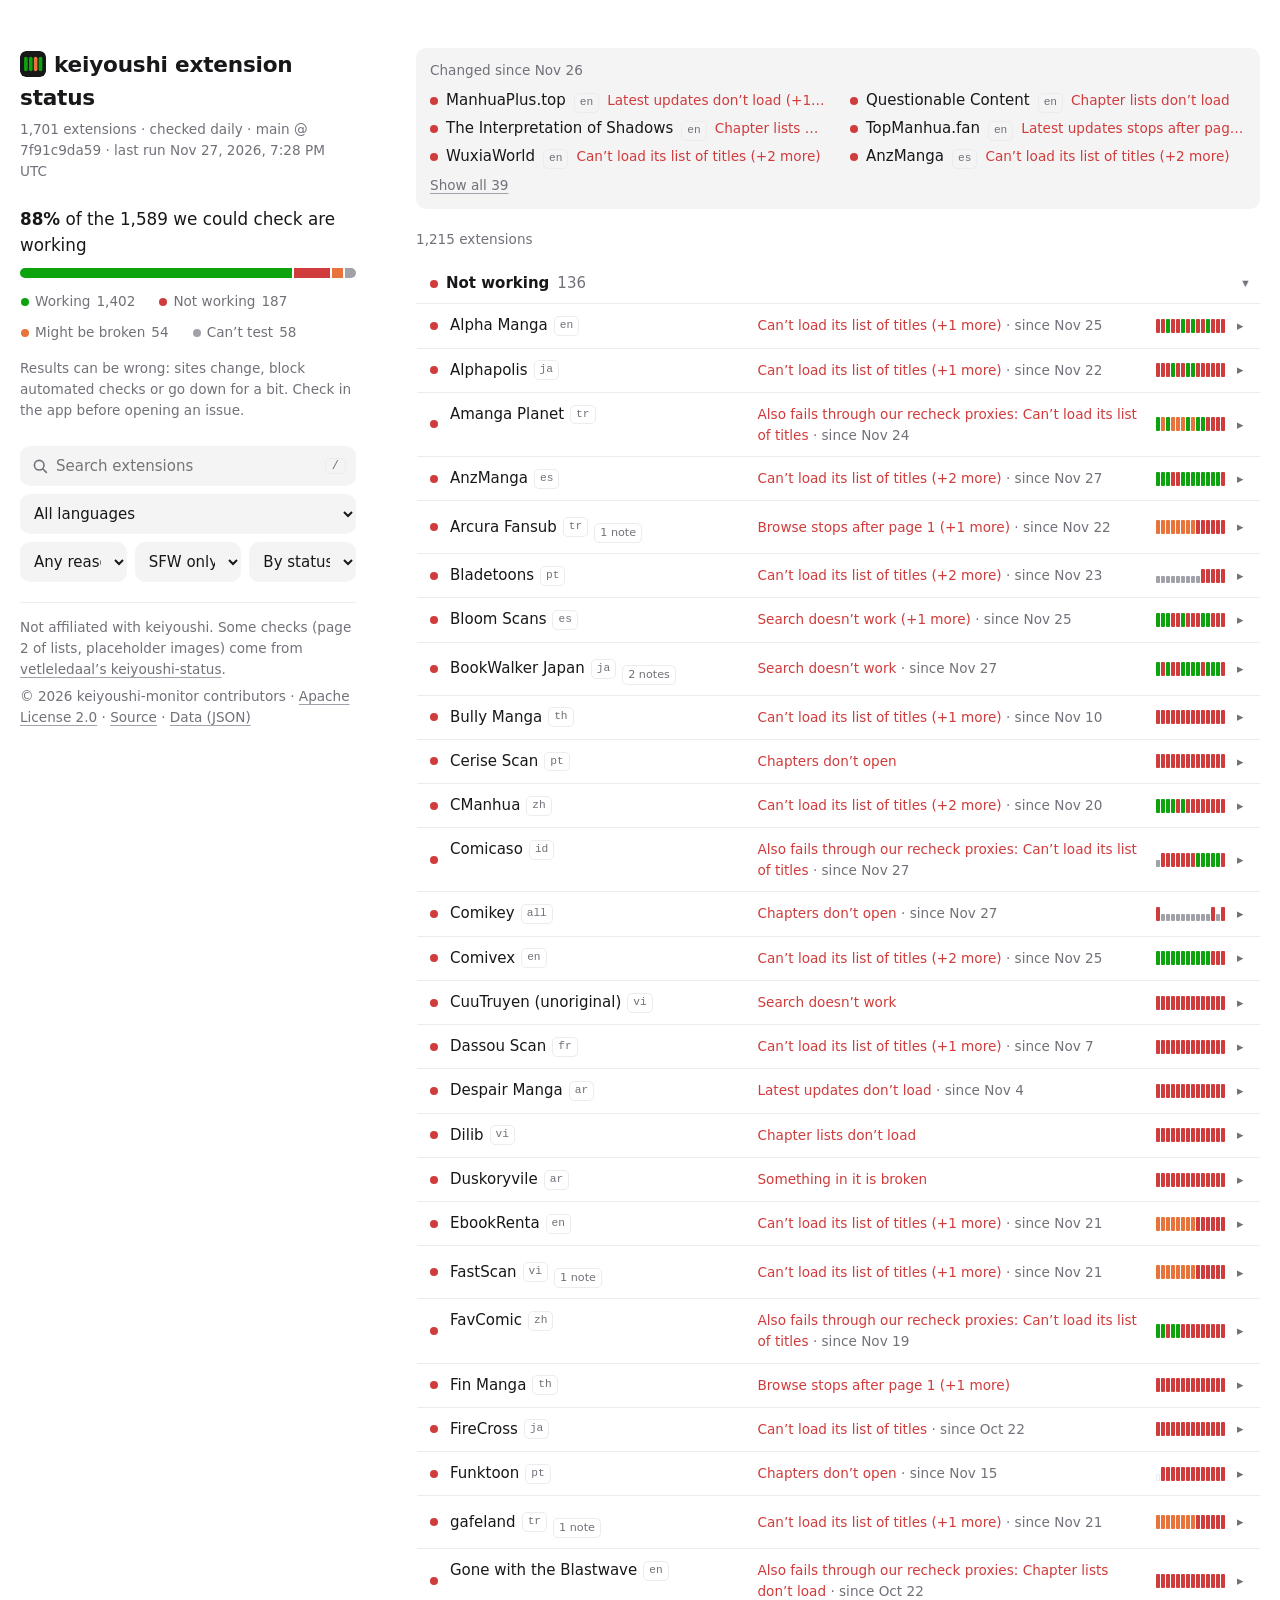
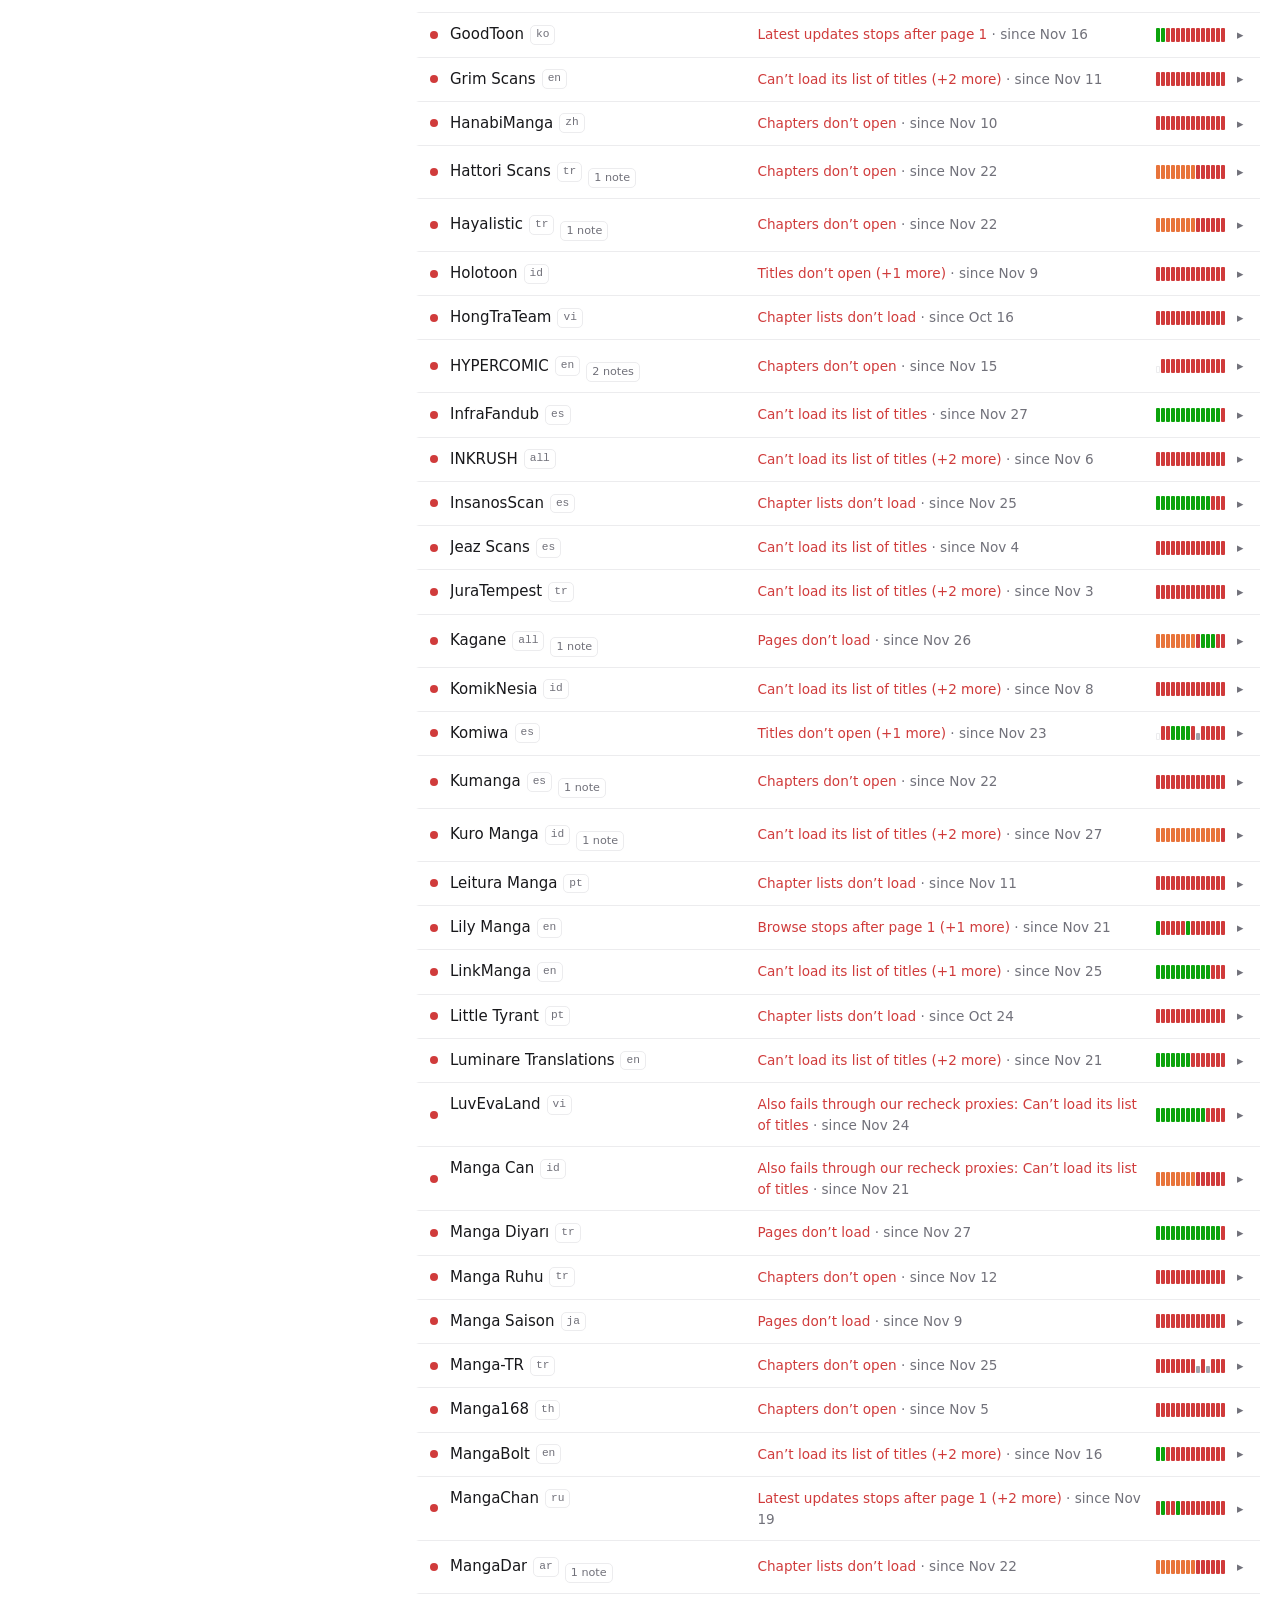
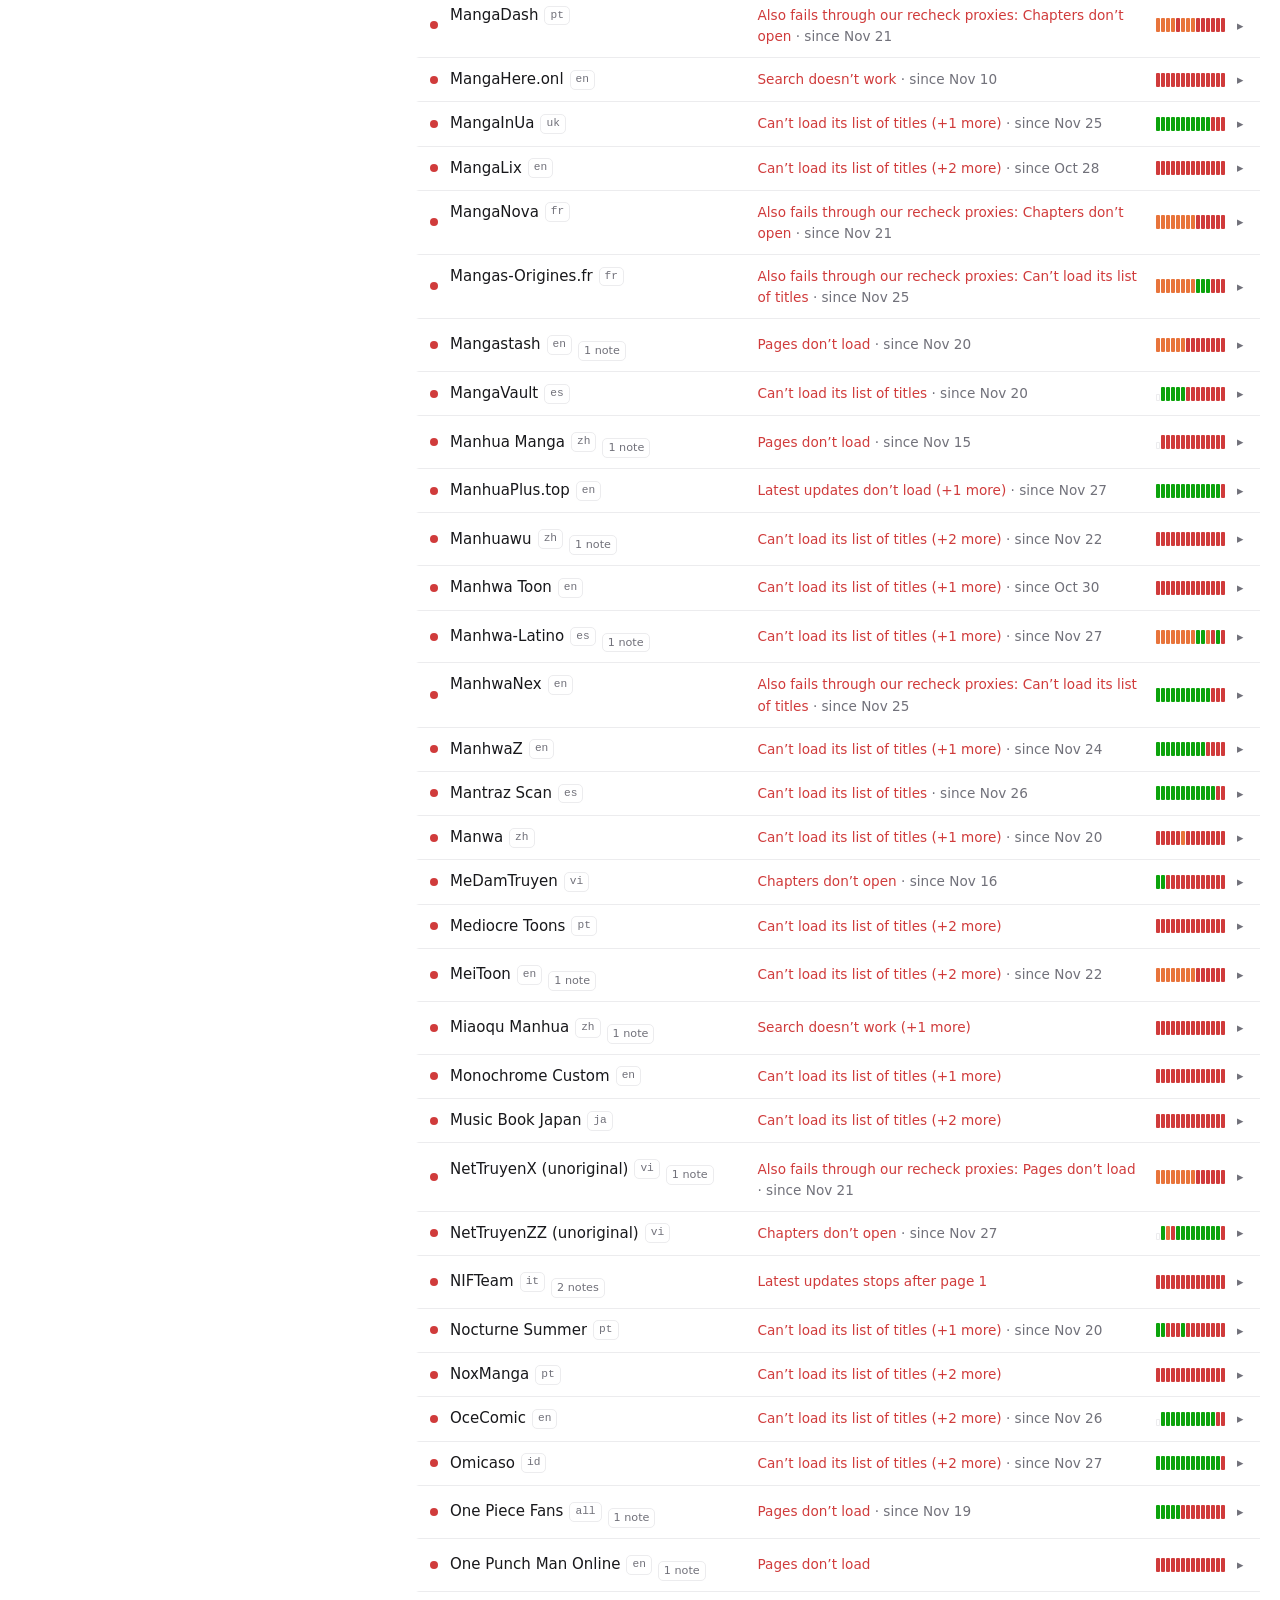
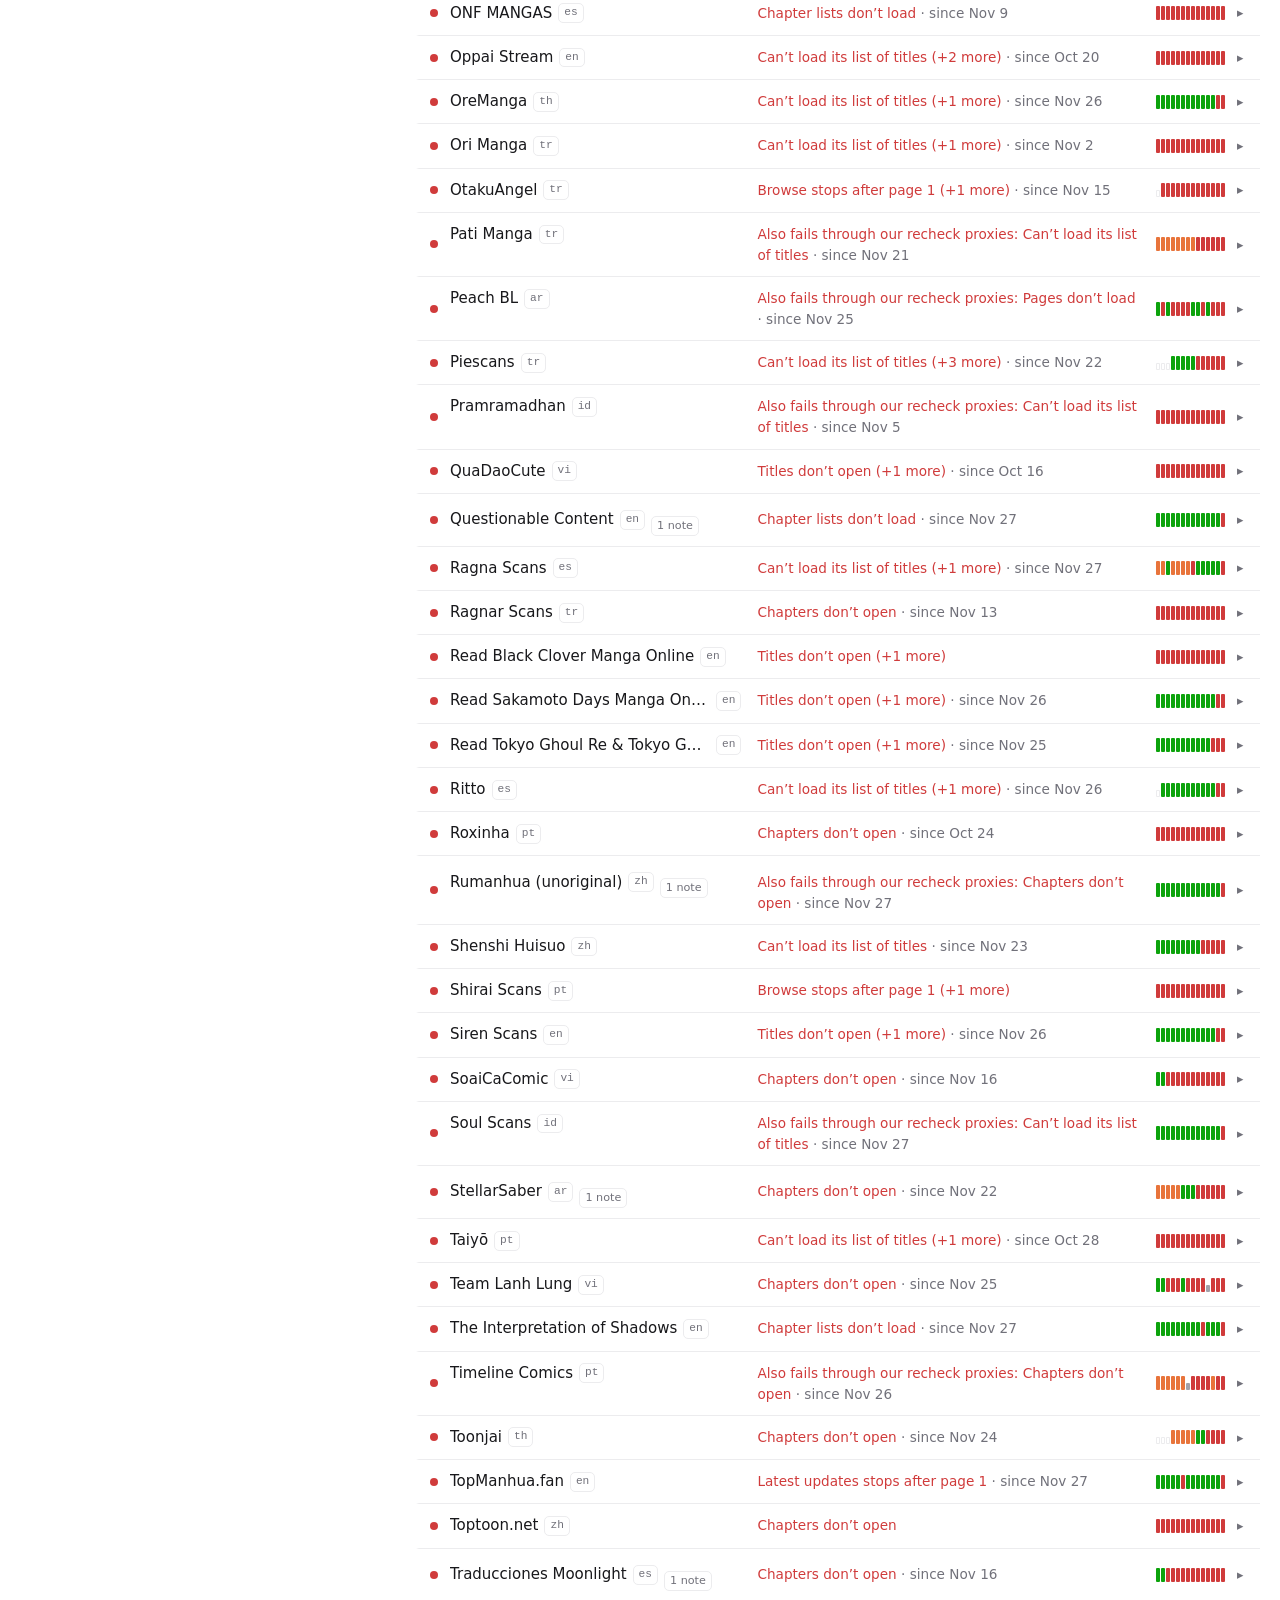
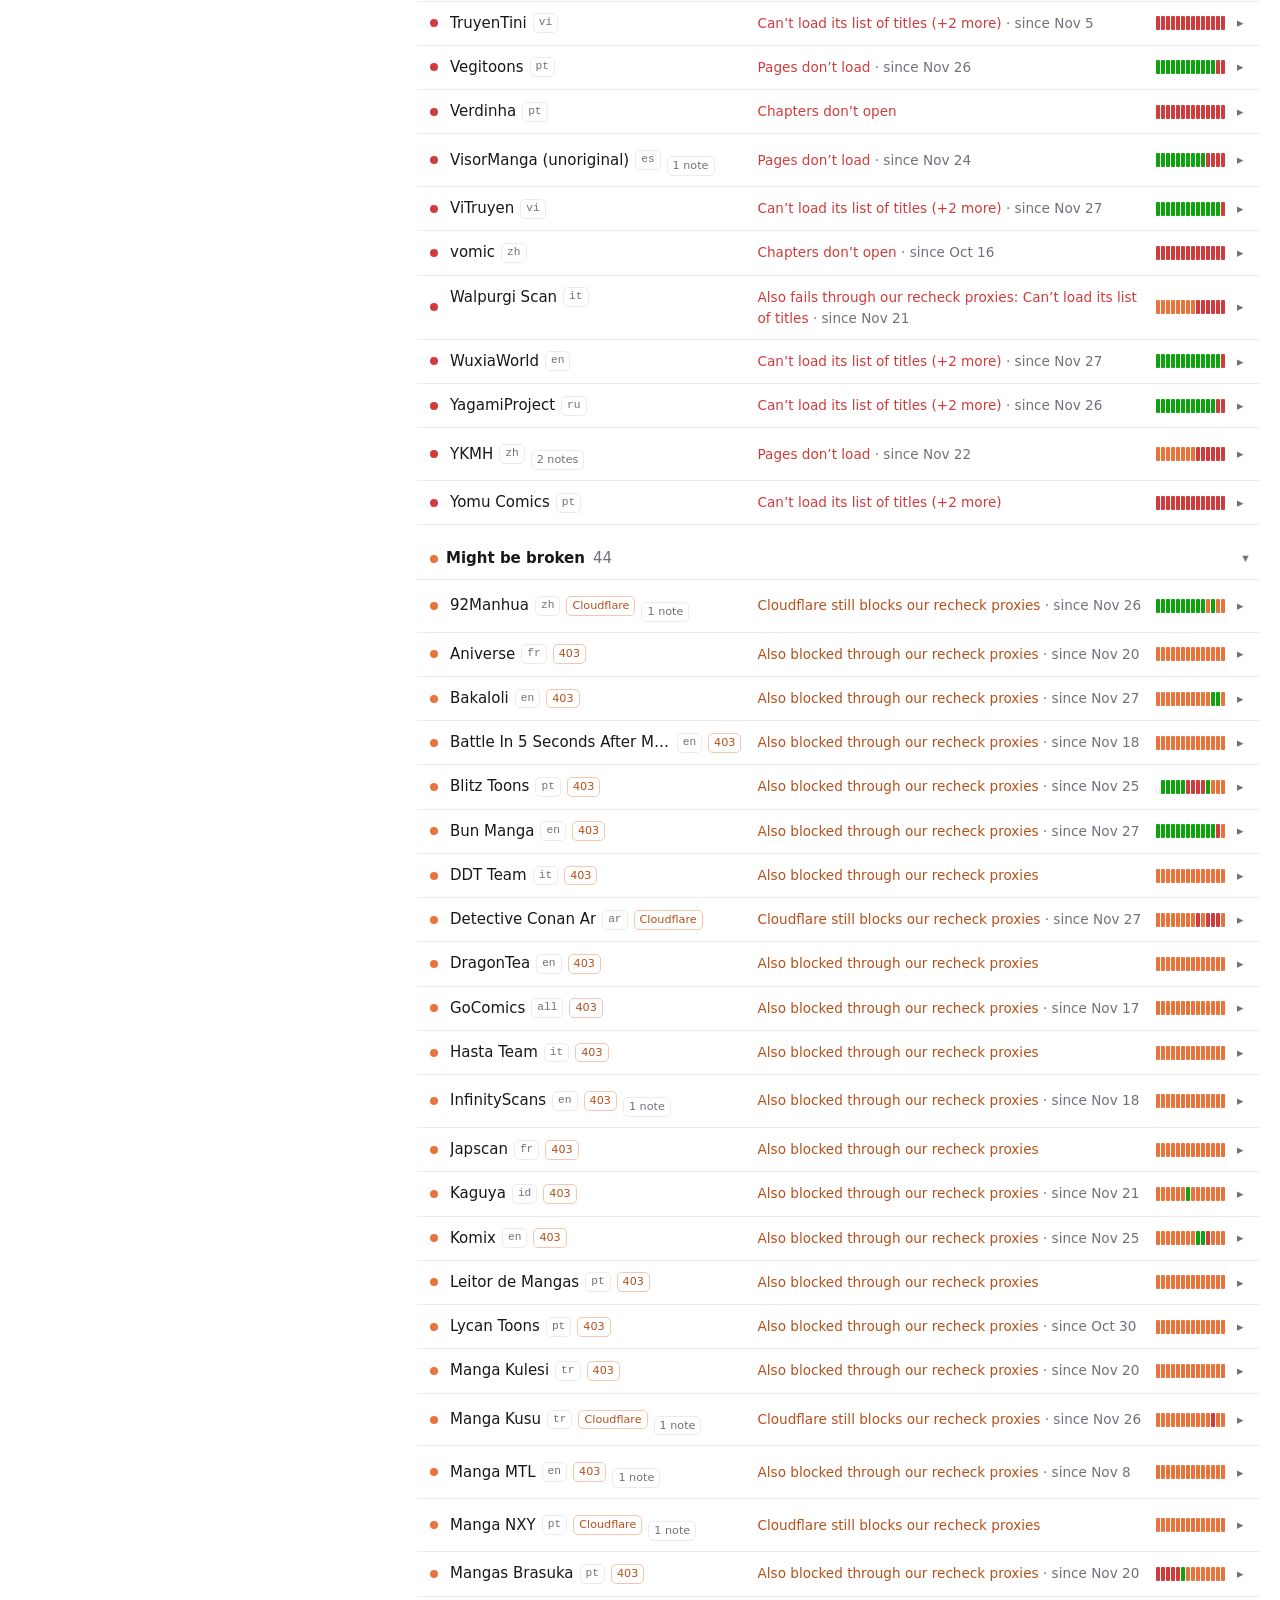
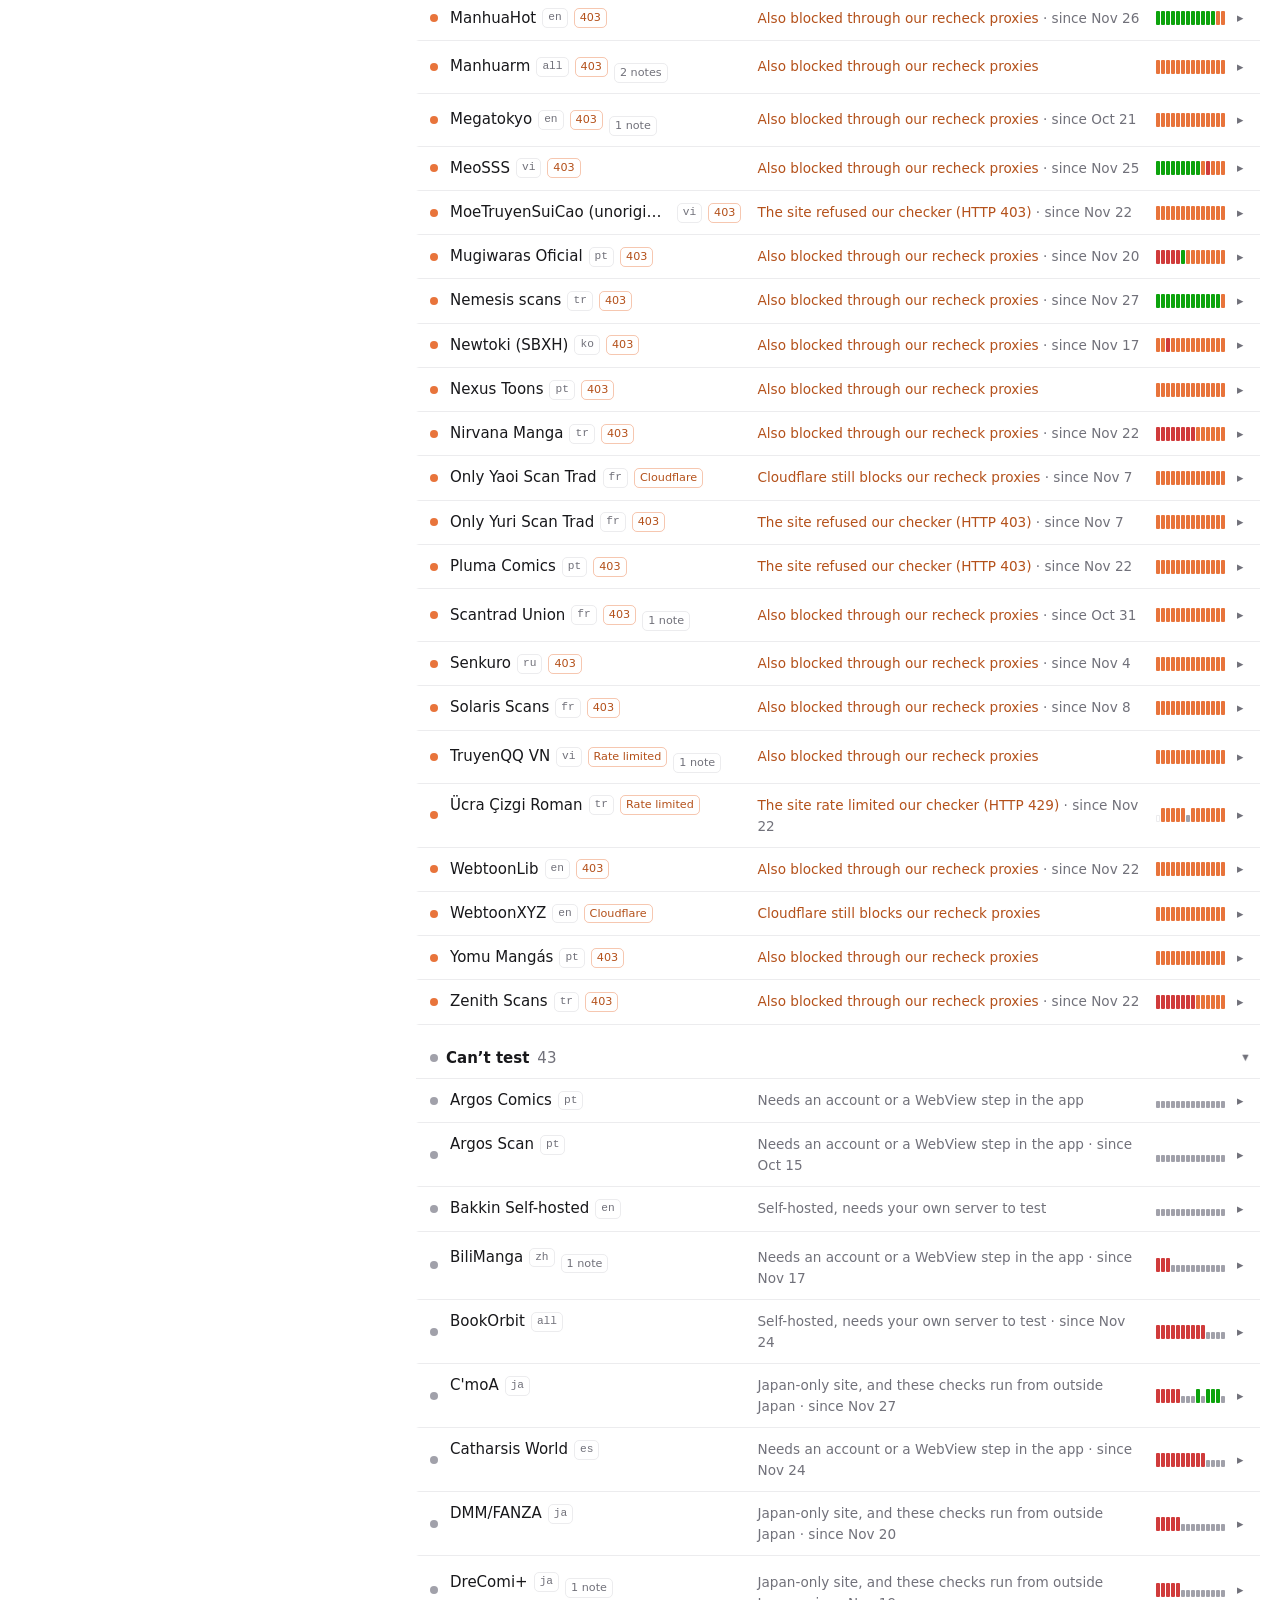
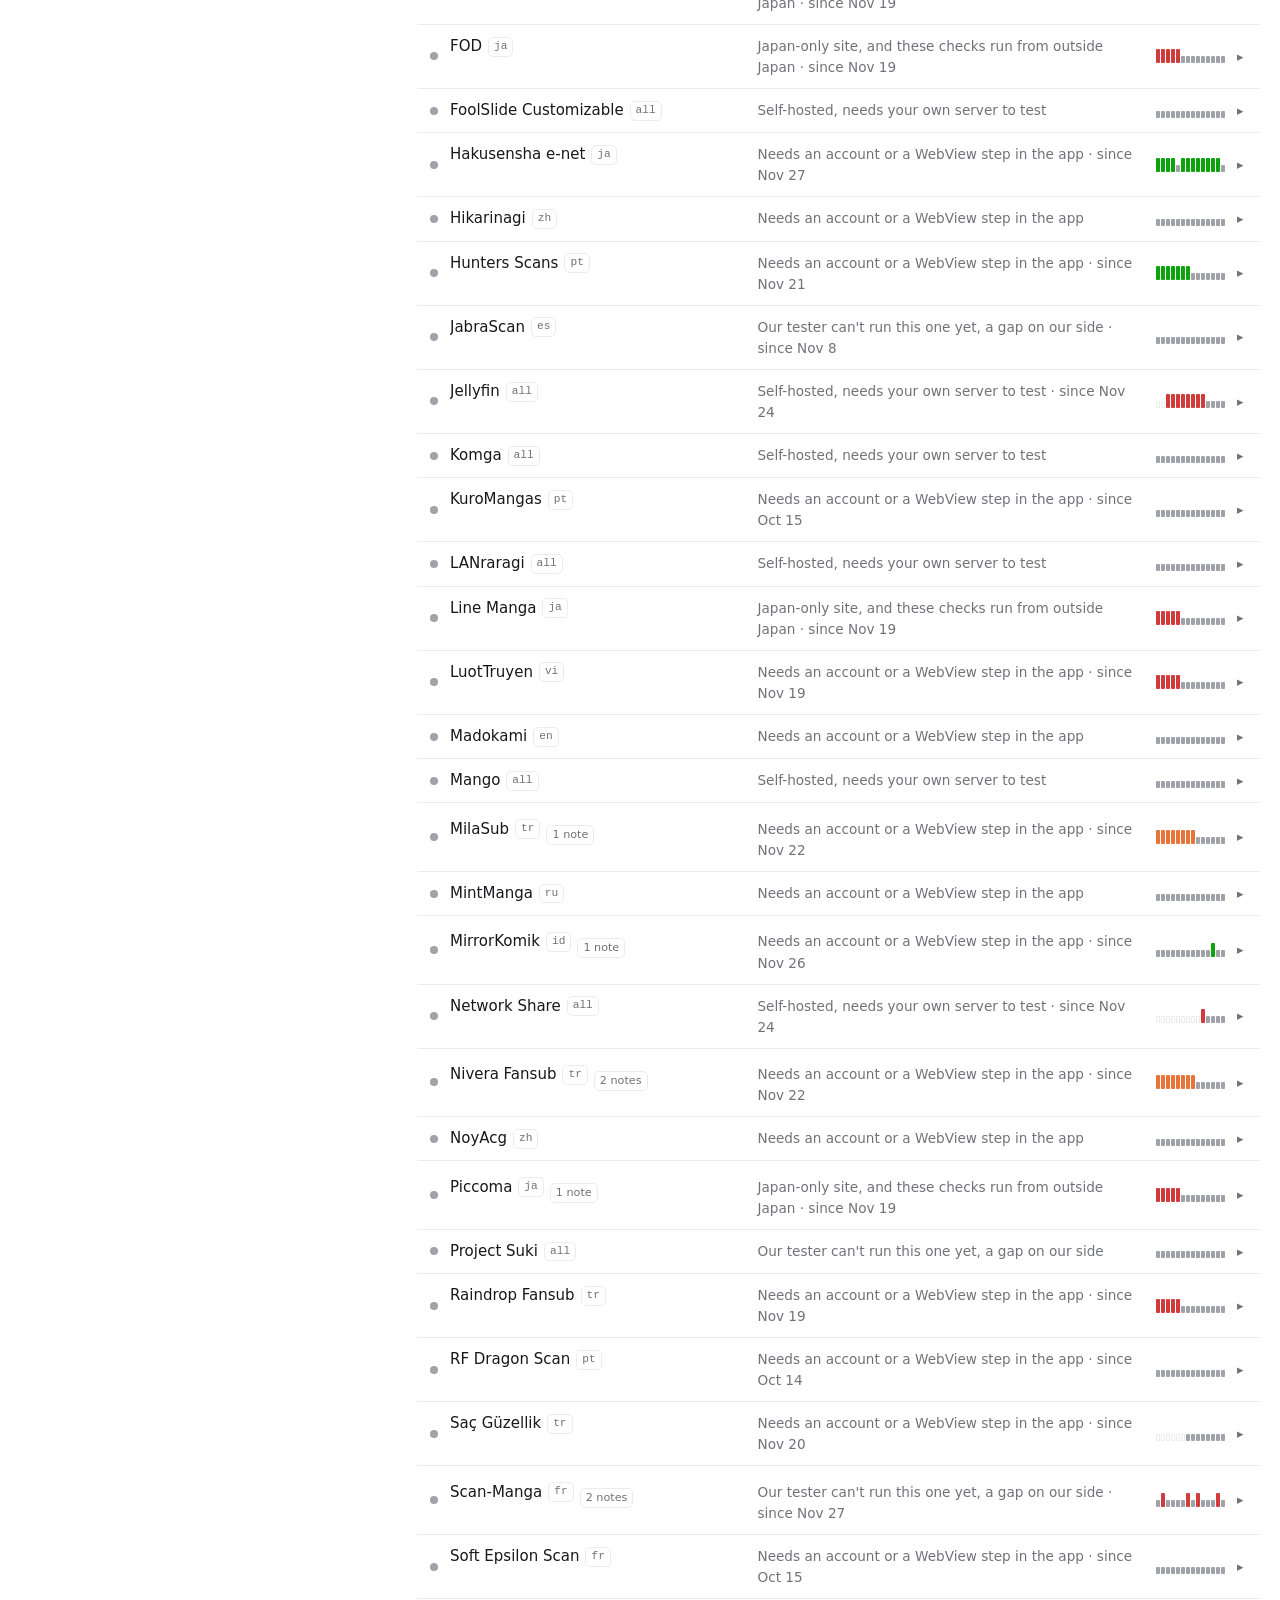
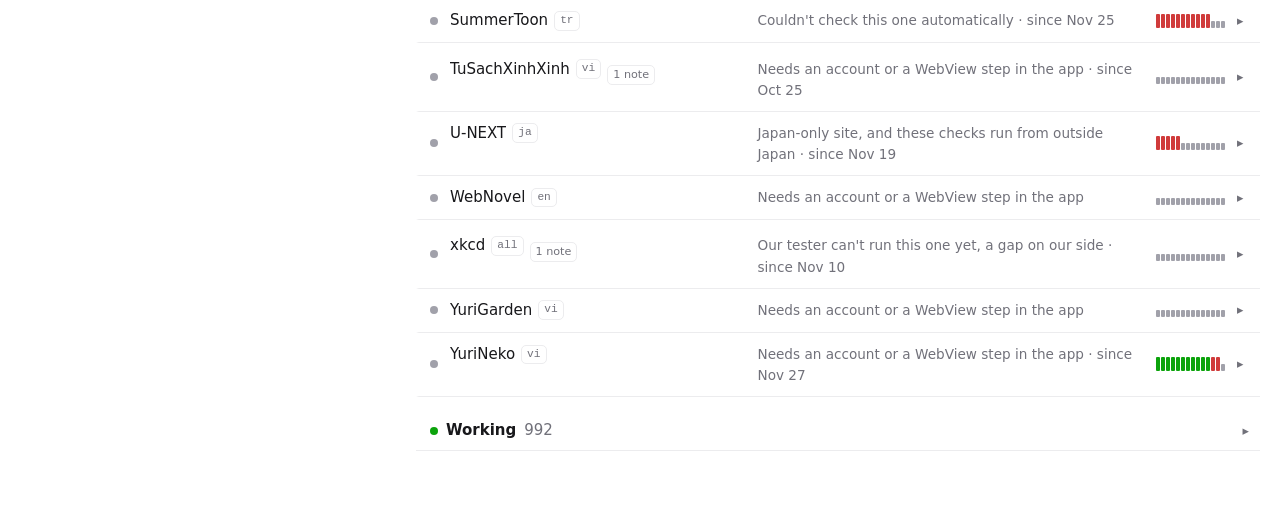
<file: index.html>
<!doctype html>
<html lang="en">
<head>
<meta charset="utf-8">
<meta name="viewport" content="width=device-width, initial-scale=1">
<meta name="color-scheme" content="light dark">
<meta name="theme-color" content="#ffffff" media="(prefers-color-scheme: light)">
<meta name="theme-color" content="#101012" media="(prefers-color-scheme: dark)">
<meta name="description" content="Daily status of every keiyoushi 1.6 extension">
<title>keiyoushi extension status</title>
<link rel="icon" href="favicon.svg" type="image/svg+xml">
<link rel="icon" href="favicon-32.png" sizes="32x32" type="image/png">
<link rel="apple-touch-icon" href="apple-touch-icon.png">
<link rel="stylesheet" href="style.css?v=311c238e2b">
</head>
<body>
<main>
<aside class="side">
  <header>
    <h1><img class="logo" src="favicon.svg" alt="" width="26" height="26">keiyoushi extension status</h1>
    <p class="muted small" id="meta">Loading…</p>
  </header>

  <section class="summary" aria-label="Summary">
    <div class="sbar" id="sbar" aria-hidden="true"></div>
    <div class="legend" id="legend" role="group" aria-label="Filter by status"></div>
    <div class="progress small muted" id="progress" hidden>
      <span id="progress-text"></span>
      <span class="ptrack"><span class="pfill" id="pfill"></span></span>
    </div>
    <p class="note small">Results can be wrong: sites change, block automated checks or go down for a bit. Check in the
      app before opening an issue.</p>
  </section>


  <div class="bar">
    <div class="search">
      <svg viewBox="0 0 20 20" aria-hidden="true"><circle cx="9" cy="9" r="6"/><path d="m14 14 4 4"/></svg>
      <input id="q" type="search" placeholder="Search extensions" aria-label="Search extensions" autocomplete="off" spellcheck="false">
      <kbd>/</kbd>
    </div>
    <select id="lang" aria-label="Language"><option value="">All languages</option></select>
    <select id="tag" aria-label="Why it was turned away" hidden><option value="">Any reason</option></select>
    <select id="content" aria-label="Content">
      <option value="">SFW only</option>
      <option value="all">All content</option>
      <option value="nsfw">NSFW only</option>
    </select>
    <select id="sort" aria-label="Sort">
      <option value="">By status</option>
      <option value="name">By name</option>
      <option value="recent">Recently changed</option>
    </select>
  </div>

  <footer class="about small">
    <p>Not affiliated with keiyoushi. Some checks (page 2 of lists, placeholder images) come from
      <a href="https://github.com/vetleledaal/keiyoushi-status">vetleledaal’s keiyoushi-status</a>.</p>
    <p>© 2026 keiyoushi-monitor contributors ·
      <a href="https://github.com/hazptr/keiyoushi-monitor/blob/main/LICENSE">Apache License 2.0</a> ·
      <a href="https://github.com/hazptr/keiyoushi-monitor">Source</a> ·
      <a href="status.json">Data (JSON)</a></p>
  </footer>
</aside>

<div class="content">
  <section class="changes" id="changes" hidden>
    <h2 class="small" id="changes-title">Changed since the last run</h2>
    <ul class="clist" id="clist"></ul>
    <button type="button" class="linkish small" id="cmore" hidden></button>
  </section>

  <p class="muted small" id="count" aria-live="polite"></p>
  <p class="hidden-hint small" id="hidden-hint" hidden></p>
  <div id="groups"></div>
  <p class="empty muted" id="empty" hidden></p>

</div>
</main>
<script src="app.js?v=fac7e04c68"></script>
</body>
</html>
</file>
<file: style.css>
:root {
  color-scheme: light dark;
  --bg: #ffffff; --fg: #18181b; --muted: #71717a; --line: #ececee; --soft: #f4f4f5; --focus: #a1a1aa;
  --pass: #0ca30c; --partial: #fab219; --partial-text: #8a5a00; --fail: #d03b3b; --maybe: #e8743b; --maybe-text: #b4511b; --untestable: #a1a1aa; --pending: #d4d4d8;
}
@media (prefers-color-scheme: dark) {
  :root {
    --bg: #101012; --fg: #ececee; --muted: #8b8b94; --line: #222226; --soft: #1a1a1d; --focus: #52525b;
    --pass: #0ca30c; --partial: #fab219; --partial-text: #fab219; --fail: #d03b3b; --maybe: #e8743b; --maybe-text: #f08a4b; --untestable: #71717a; --pending: #3f3f46;
  }
}
* { box-sizing: border-box; }
html { background: var(--bg); color: var(--fg); -webkit-tap-highlight-color: transparent; }
body { margin: 0; font: 15px/1.55 ui-sans-serif, system-ui, -apple-system, "Segoe UI", sans-serif; -webkit-font-smoothing: antialiased; }
main { max-width: 800px; margin: 0 auto; padding: 56px 20px 80px; }
h1 { font-size: 1.35rem; font-weight: 600; letter-spacing: -.01em; margin: 0 0 4px; }
h2 { font-weight: 600; margin: 0 0 8px; }
p { margin: 0 0 4px; }
a { color: inherit; text-underline-offset: 3px; text-decoration-color: var(--focus); }
.muted { color: var(--muted); }
.small { font-size: .85rem; }
.vh { position: absolute; width: 1px; height: 1px; overflow: hidden; clip-path: inset(50%); white-space: nowrap; }
button:focus-visible, a:focus-visible, summary:focus-visible, .hbar:focus-visible { outline: 2px solid var(--focus); outline-offset: 2px; }

/* Status dots, shared by every part of the page */
.dot { width: 8px; height: 8px; border-radius: 50%; display: inline-block; flex: none; }
.dot.pass { background: var(--pass); } .dot.partial { background: var(--partial); } .dot.fail { background: var(--fail); } .dot.maybe { background: var(--maybe); }
.dot.untestable { background: var(--untestable); }
.dot.unsupported, .dot.skip { background: transparent; box-shadow: inset 0 0 0 1.5px var(--untestable); }
.dot.pending { background: transparent; border: 1.5px dashed var(--untestable); }

/* Summary */
.summary { margin-top: 28px; }
.headline { font-size: 1.05rem; margin-bottom: 10px; }
.headline b { font-weight: 600; font-variant-numeric: tabular-nums; }
.sbar { display: flex; gap: 2px; height: 10px; border-radius: 99px; overflow: hidden; }
.seg { flex: 0 1 0; min-width: 4px; cursor: pointer; transition: opacity .15s; }
.seg.pass { background: var(--pass); } .seg.partial { background: var(--partial); } .seg.fail { background: var(--fail); } .seg.maybe { background: var(--maybe); }
.seg.untestable { background: var(--untestable); }
.seg.unsupported { background: transparent; box-shadow: inset 0 0 0 1.5px var(--untestable); }
.seg.pending { background: repeating-linear-gradient(-45deg, var(--pending) 0 3px, transparent 3px 6px); box-shadow: inset 0 0 0 1px var(--pending); }
.seg.dim { opacity: .25; }
.seg[hidden] { display: none; }
.legend { display: flex; flex-wrap: wrap; gap: 4px 6px; margin: 10px 0 0 -8px; }
.legend button { font: inherit; font-size: .85rem; color: var(--muted); background: none; border: 1px solid transparent;
  border-radius: 99px; padding: 2px 8px; display: inline-flex; align-items: center; gap: 6px; cursor: pointer;
  transition: color .15s, border-color .15s, background .15s; }
.legend button:hover { color: var(--fg); background: var(--soft); }
.legend button[aria-pressed="true"] { color: var(--fg); border-color: var(--fg); }
.legend button[hidden] { display: none; }
.n { font-variant-numeric: tabular-nums; color: var(--muted); }
.legend button[aria-pressed="true"] .n { color: var(--fg); }
.progress[hidden] { display: none; }
.progress { display: flex; align-items: center; gap: 10px; margin-top: 12px; }
#progress-text { white-space: nowrap; }
.ptrack { flex: 1 1 auto; max-width: 160px; height: 4px; border-radius: 99px; background: var(--line); overflow: hidden; }
.pfill { display: block; height: 100%; background: var(--focus); }
.note { margin-top: 12px; color: var(--muted); }

/* What changed since the last run */
.changes { margin-top: 28px; padding: 12px 14px; background: var(--soft); border-radius: 10px; }
.changes h2 { color: var(--muted); font-weight: 500; }
.clist { list-style: none; margin: 0; padding: 0; display: grid; gap: 4px; }
.clist li { display: flex; align-items: baseline; gap: 8px; min-width: 0; }
.clist .dot { align-self: center; }
.clist a { font-weight: 500; text-decoration: none; }
.clist a:hover { text-decoration: underline; }
.clist .issue { font-size: .85rem; overflow: hidden; text-overflow: ellipsis; white-space: nowrap; min-width: 0; }
.linkish { font: inherit; font-size: .85rem; color: var(--muted); background: none; border: 0; padding: 0; margin-top: 6px; cursor: pointer;
  text-decoration: underline; text-underline-offset: 3px; text-decoration-color: var(--focus); }
.linkish:hover { color: var(--fg); }

.tag { font: .7rem/1.6 ui-monospace, SFMono-Regular, Menlo, monospace; color: var(--muted); border: 1px solid var(--line);
  border-radius: 5px; padding: 0 5px; white-space: nowrap; flex: none; }
.tag.note { font-family: inherit; }
.nlist { margin: 6px 0 0 16px; padding: 0; color: var(--muted); }
.nlist li { margin: 2px 0; }
.tag.block { font-family: inherit; color: var(--maybe-text); border-color: color-mix(in srgb, var(--maybe) 40%, transparent); }
.tag.nsfw { color: var(--fail); border-color: color-mix(in srgb, var(--fail) 35%, transparent); }

/* Filters */
.bar { display: flex; gap: 8px; margin: 32px 0 12px; }
.search { position: relative; flex: 1; }
.search svg { position: absolute; left: 12px; top: 50%; width: 16px; height: 16px; transform: translateY(-50%);
  fill: none; stroke: var(--muted); stroke-width: 2; stroke-linecap: round; pointer-events: none; }
.search kbd { position: absolute; right: 10px; top: 50%; transform: translateY(-50%); font: .75rem ui-monospace, monospace;
  color: var(--muted); border: 1px solid var(--line); border-radius: 5px; padding: 0 6px; pointer-events: none; }
.search input:focus ~ kbd, .search input:not(:placeholder-shown) ~ kbd { display: none; }
input[type="search"], select { font: inherit; color: var(--fg); background: var(--soft); border: 0; border-radius: 10px;
  height: 40px; outline: none; transition: background .15s; }
input[type="search"] { width: 100%; padding: 0 40px 0 36px; }
input::-webkit-search-cancel-button { display: none; }
select { padding: 0 10px; max-width: 24%; }
input[type="search"]:focus, select:focus { background: var(--line); }
.hidden-hint { margin: -2px 0 10px; color: var(--muted); }
.hidden-hint a { color: var(--fg); }

/* Status groups */
.group { margin-top: 14px; }
.group[hidden], .list[hidden] { display: none; }
.ghead { font: inherit; font-weight: 600; color: var(--fg); background: none; border: 0; border-bottom: 1px solid var(--line);
  width: 100%; display: flex; align-items: center; gap: 8px; padding: 8px 11px 8px 14px; cursor: pointer; text-align: left; }
.ghead .n { font-weight: 400; }
.ghead .chev { margin-left: auto; }
.ghead:hover .chev { color: var(--fg); }
.chev { color: var(--muted); font-size: .8rem; flex: none; }
.chev::after { content: "▸"; display: inline-block; transition: transform .15s; }
.ghead[aria-expanded="true"] .chev::after, details[open] > .row .chev::after { transform: rotate(90deg); }

/* Rows */
.list { list-style: none; margin: 0; padding: 0; }
.list.flat { border-top: 1px solid var(--line); margin-top: 6px; }
.item { border-bottom: 1px solid var(--line); scroll-margin-top: 80px; border-left: 3px solid transparent;
  transition: background .3s, border-color .3s; }
.row { list-style: none; display: grid; grid-template-columns: 8px minmax(0, 1fr) auto 12px; gap: 12px; align-items: center;
  padding: 10px 11px; cursor: pointer; border-radius: 6px; }
.row::-webkit-details-marker { display: none; }
.row:hover { background: var(--soft); }
.main { min-width: 0; display: flex; flex-direction: column; }
.top { display: flex; align-items: center; gap: 6px; min-width: 0; }
.name { font-weight: 500; overflow: hidden; text-overflow: ellipsis; white-space: nowrap; }
.issue { font-size: .85rem; color: var(--muted); }
.issue.fail { color: var(--fail); }
.issue.partial { color: var(--partial-text); }
.issue.maybe { color: var(--maybe-text); }
.issue.pass { color: var(--pass); }
.since { color: var(--muted); }
.spark { display: flex; gap: 1px; align-items: flex-end; height: 14px; }
.sb { width: 4px; height: 100%; border-radius: 1px; }
.sb.pass { background: var(--pass); } .sb.partial { background: var(--partial); } .sb.fail { background: var(--fail); } .sb.maybe { background: var(--maybe); }
.sb.untestable { background: var(--untestable); height: 50%; }
.sb.unsupported, .sb.none { box-shadow: inset 0 0 0 1px var(--line); height: 50%; }

.item.linked { --tone: var(--untestable); border-left-color: var(--tone); border-radius: 0 8px 8px 0;
  background: color-mix(in srgb, var(--tone) 9%, var(--bg)); }
.item.linked.pass { --tone: var(--pass); } .item.linked.fail { --tone: var(--fail); } .item.linked.partial { --tone: var(--partial); } .item.linked.maybe { --tone: var(--maybe); }
.item.linked .panel { background: var(--bg); }
.item.flash { animation: flash 1.6s ease-out; }
@keyframes flash { 0%, 30% { box-shadow: 0 0 0 3px var(--focus); } 100% { box-shadow: 0 0 0 3px transparent; } }

/* Details */
.detail { padding: 0 11px 14px 31px; font-size: .85rem; display: grid; gap: 8px; }
.panel { margin: 0; padding: 10px 12px; background: var(--soft); border-radius: 8px; }
.stepper { display: flex; flex-wrap: wrap; align-items: center; gap: 4px 6px; }
.step { display: inline-flex; align-items: center; gap: 5px; padding: 2px 8px; border: 1px solid var(--line); border-radius: 99px; color: var(--muted); }
.step.pass { color: var(--fg); }
.step.maybe { color: var(--maybe-text); border-color: color-mix(in srgb, var(--maybe) 45%, transparent); }
.step.fail { color: var(--fail); border-color: color-mix(in srgb, var(--fail) 45%, transparent); font-weight: 500; }
.sep { color: var(--focus); }
.notes { display: grid; gap: 10px; }
.nhead { display: flex; align-items: center; gap: 8px; }
.nhead b { font-weight: 500; }
.opstatus { color: var(--muted); }
.opstatus.fail { color: var(--fail); }
.opstatus.maybe { color: var(--maybe-text); }
.nitem p { margin: 2px 0 0 16px; }
.err { margin: 4px 0 0 16px; padding: 0; white-space: pre-wrap; overflow-wrap: anywhere; font: .78rem/1.45 ui-monospace, SFMono-Regular, Menlo, monospace; color: var(--fg); }
.phead { display: flex; justify-content: space-between; gap: 12px; margin-bottom: 8px; }
.bars { display: flex; gap: 2px; align-items: flex-end; height: 22px; }
.hbar { flex: 0 1 8px; min-width: 3px; height: 100%; border-radius: 2px; cursor: pointer; }
.hbar.pass { background: var(--pass); } .hbar.partial { background: var(--partial); } .hbar.fail { background: var(--fail); } .hbar.maybe { background: var(--maybe); }
.hbar.untestable { background: var(--untestable); height: 50%; }
.hbar.none, .hbar.unsupported { box-shadow: inset 0 0 0 1.5px var(--line); height: 50%; }
.hbar:hover { outline: 2px solid var(--focus); outline-offset: 2px; }
.readout { display: block; margin-top: 6px; color: var(--muted); font-size: .8rem; }
dl.panel { display: grid; grid-template-columns: max-content 1fr; gap: 4px 14px; color: var(--muted); }
dl.panel dt { color: var(--fg); }
dl.panel dd { margin: 0; overflow-wrap: anywhere; font-family: ui-monospace, SFMono-Regular, Menlo, monospace; font-size: .8rem; }
.actions { display: flex; flex-wrap: wrap; gap: 6px; }
.btn { font: inherit; font-size: .8rem; color: var(--fg); background: none; border: 1px solid var(--line); border-radius: 8px;
  padding: 3px 10px; cursor: pointer; text-decoration: none; transition: background .15s, color .15s; }
.btn:hover { background: var(--soft); }
.btn.done { color: var(--pass); border-color: var(--pass); }

.empty { padding: 40px 0; text-align: center; }
.about { margin-top: 20px; padding-top: 14px; border-top: 1px solid var(--line); color: var(--muted); }
.about a { color: inherit; }
.about p { margin: 0 0 6px; }
h1 .logo { width: 26px; height: 26px; border-radius: 6px; vertical-align: -5px; margin-right: 8px; }

@media (max-width: 560px) {
  main { padding-top: 32px; }
  .bar { flex-wrap: wrap; }
  .search { flex-basis: 100%; }
  .bar select { flex: 1; max-width: none; min-width: 0; }
  .spark { display: none; }
  .row { grid-template-columns: 8px minmax(0, 1fr) 12px; }
  .row > :nth-child(3) { display: none; }
  .detail { padding-left: 11px; }
  .clist li { flex-wrap: wrap; row-gap: 0; }
  .clist .issue { flex-basis: 100%; padding-left: 16px; white-space: normal; }
}

/* Wide screens: filters and summary in a sticky sidebar on the left, the list on the right. */
@media (min-width: 1100px) {
  main { max-width: 1400px; display: grid; grid-template-columns: 340px minmax(0, 1fr); gap: 56px; padding-top: 0; padding-bottom: 0; }
  .side { position: sticky; top: 0; align-self: start; max-height: 100vh; overflow-y: auto; padding: 48px 4px 32px 8px; margin-left: -8px; scrollbar-width: thin; }
  .content { padding: 48px 0 80px; min-width: 0; }
  .summary { margin-top: 24px; }
  .side .bar { flex-wrap: wrap; margin: 24px 0 0; }
  .side .search { flex-basis: 100%; }
  .side .bar select { flex: 1 1 0; max-width: none; min-width: 0; }
  .side .bar #lang { flex-basis: 100%; }
  .changes { margin-top: 0; margin-bottom: 20px; }
  .content > #count { margin-top: 0; }
  .item { scroll-margin-top: 24px; }
  /* One line per row: name and tags, then what's wrong, in two columns. */
  .main { flex-direction: row; align-items: baseline; gap: 16px; }
  .top { flex: 0 0 42%; }
  .issue { flex: 1; min-width: 0; }
  .clist { grid-template-columns: repeat(2, minmax(0, 1fr)); column-gap: 24px; }
}
</file>
